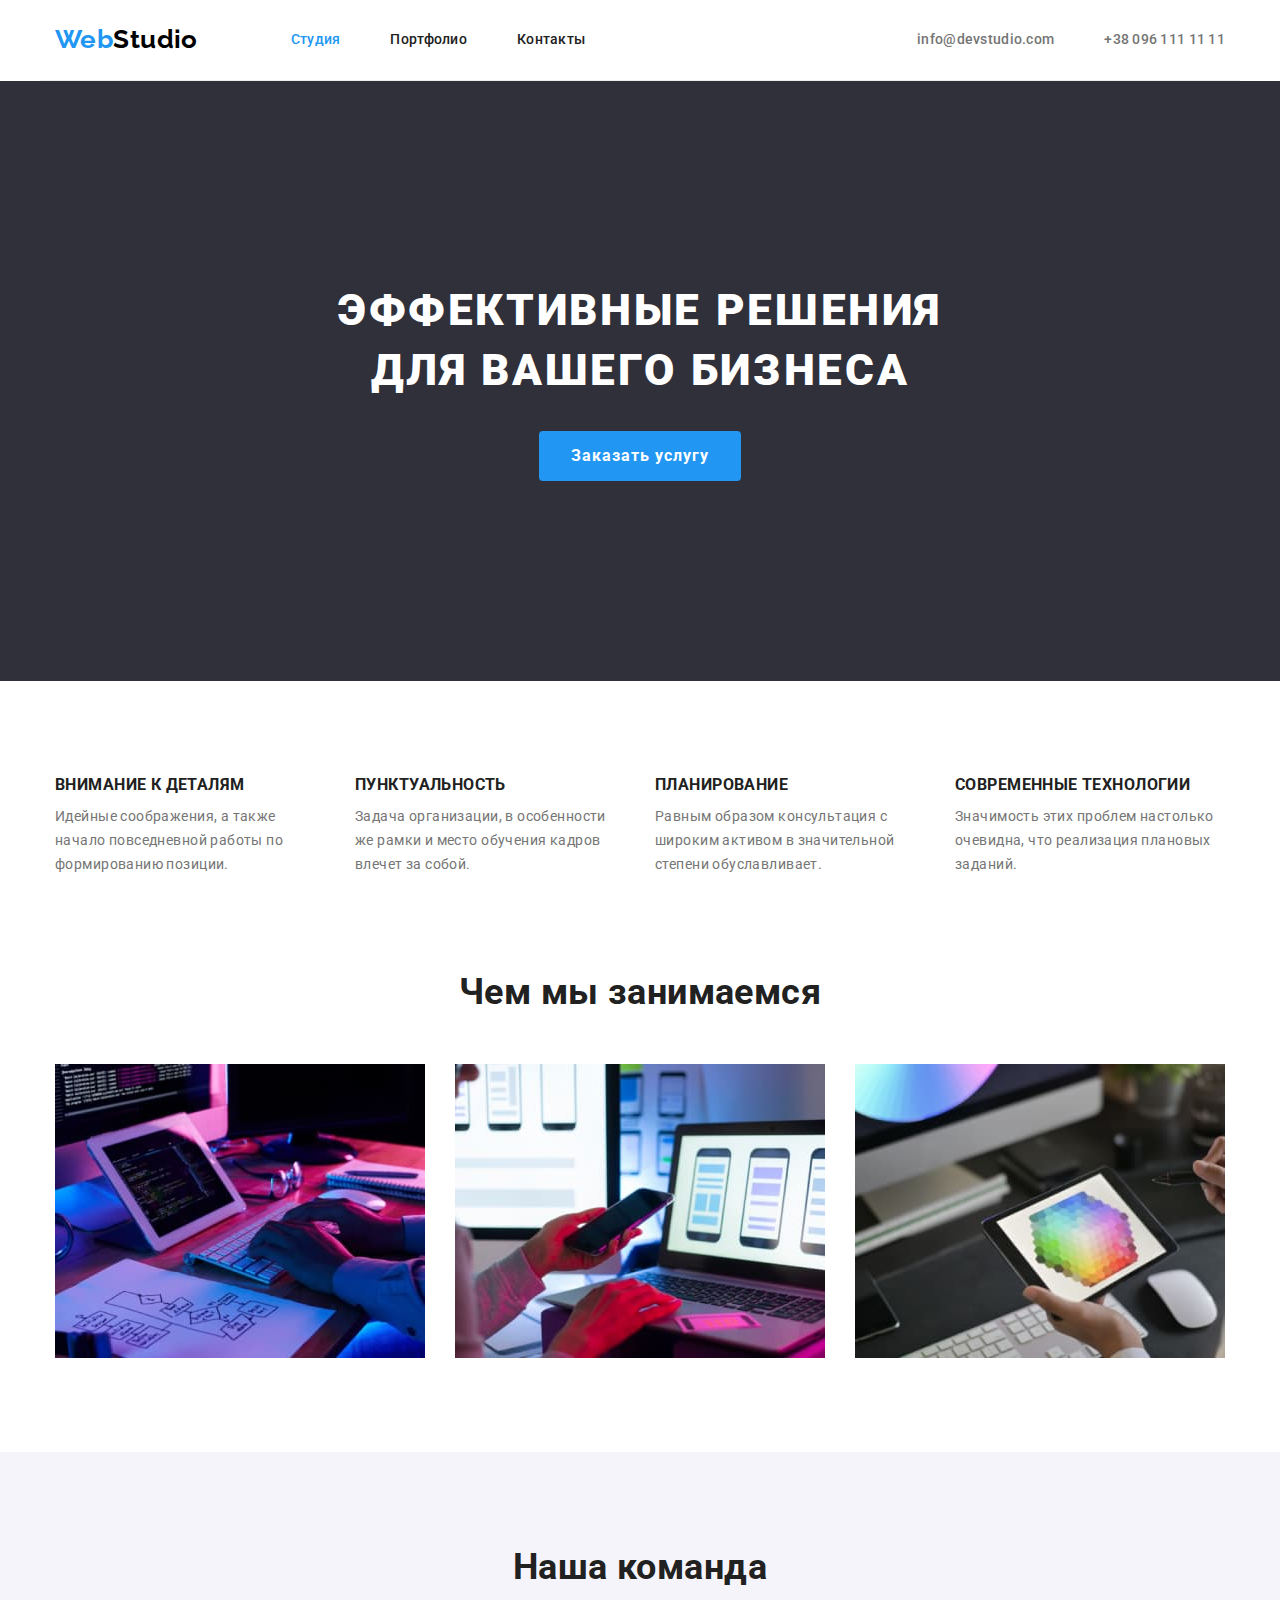
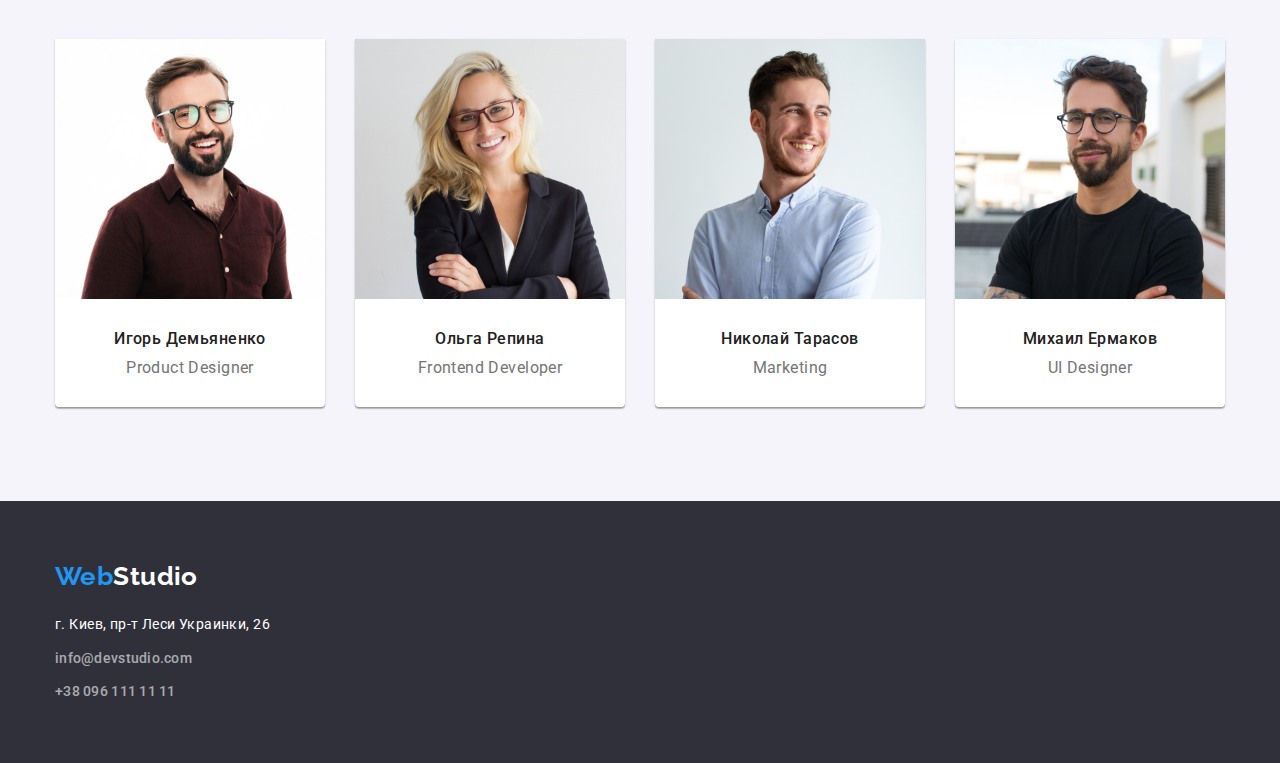
<file: index.html>
<!DOCTYPE html>
<html lang="ru">
  <head>
    <meta charset="UTF-8" />
    <meta http-equiv="X-UA-Compatible" content="IE=edge" />
    <meta name="viewport" content="width=device-width, initial-scale=1.0" />
    <title>Студия</title>
    <link rel="preconnect" href="https://fonts.googleapis.com" />
    <link rel="preconnect" href="https://fonts.gstatic.com" crossorigin />
    <link
      rel="stylesheet"
      href="https://fonts.googleapis.com/css2?family=Raleway:wght@700&family=Roboto:wght@400;500;700;900&display=swap"
    />
    <link
      rel="stylesheet"
      href="https://cdnjs.cloudflare.com/ajax/libs/modern-normalize/1.0.0/modern-normalize.min.css"
    />
    <link rel="stylesheet" href="./css/styles.css" />
  </head>

  <body>
    <!-- Шапка сайта -->
    <header>
      <div class="container">
        <nav class="site-nav">
          <a class="logo" href="./index.html"><span>Web</span>Studio</a>
          <ul class="list menu">
            <li><a class="link current" href="./index.html">Студия</a></li>
            <li><a class="link" href="./portfolio.html">Портфолио</a></li>
            <li><a class="link" href="">Контакты</a></li>
          </ul>
        </nav>
        <ul class="list contacts-header">
          <li>
            <a class="link" href="mailto:info@devstudio.com">info@devstudio.com</a>
          </li>
          <li>
            <a class="link" href="tel:+380961111111">+38 096 111 11 11</a>
          </li>
        </ul>
      </div>
    </header>

    <!-- Уникальный контент страницы-->
    <main>
      <!-- Герой сайта -->
      <section class="section hero">
        <div class="container">
          <h1 class="hero-title">Эффективные решения для вашего бизнеса</h1>
          <button type="button">Заказать услугу</button>
        </div>
      </section>

      <!-- Преимущества -->
      <section class="section">
        <div class="container">
          <ul class="list feature">
            <li class="feature-card">
              <h3 class="feature-title">Внимание к деталям</h3>
              <p class="feature-discription">
                Идейные соображения, а также начало повседневной работы по формированию позиции.
              </p>
            </li>
            <li class="feature-card">
              <h3 class="feature-title">Пунктуальность</h3>
              <p class="feature-discription">
                Задача организации, в особенности же рамки и место обучения кадров влечет за собой.
              </p>
            </li>
            <li class="feature-card">
              <h3 class="feature-title">Планирование</h3>
              <p class="feature-discription">
                Равным образом консультация с широким активом в значительной степени обуславливает.
              </p>
            </li>
            <li class="feature-card">
              <h3 class="feature-title">Современные технологии</h3>
              <p class="feature-discription">
                Значимость этих проблем настолько очевидна, что реализация плановых заданий.
              </p>
            </li>
          </ul>
        </div>
      </section>

      <!-- Чем мы занимаемся -->
      <section class="section wedo">
        <div class="container">
          <h2 class="section-title">Чем мы занимаемся</h2>
          <ul class="list">
            <li>
              <img
                class="img-wedo"
                src="./images/coding.jpg"
                width="370"
                height="294"
                alt="Написание кода"
              />
            </li>
            <li>
              <img
                class="img-wedo"
                src="./images/uidesign.jpg"
                width="370"
                height="294"
                alt="Разработка пользовательских интерфейсов"
              />
            </li>
            <li>
              <img
                class="img-wedo"
                src="./images/photodesign.jpg"
                width="370"
                height="294"
                alt="Дизайн"
              />
            </li>
          </ul>
        </div>
      </section>

      <!-- Наша команда -->
      <section class="section team">
        <div class="container">
          <h2 class="section-title">Наша команда</h2>
          <ul class="list team">
            <li class="card-team">
              <img
                src="./images/team_dem.jpg"
                class="team-photo"
                width="270"
                height="260"
                alt="фото сотрудника"
              />
              <h3 class="team-title">Игорь Демьяненко</h3>
              <p class="team-discription">Product Designer</p>
            </li>
            <li class="card-team">
              <img
                src="./images/team_rep.jpg"
                class="team-photo"
                width="270"
                height="260"
                alt="фото сотрудника"
              />
              <h3 class="team-title">Ольга Репина</h3>
              <p class="team-discription">Frontend Developer</p>
            </li>
            <li class="card-team">
              <img
                src="./images/team_tar.jpg"
                class="team-photo"
                width="270"
                height="260"
                alt="фото сотрудника"
              />
              <h3 class="team-title">Николай Тарасов</h3>
              <p class="team-discription">Marketing</p>
            </li>
            <li class="card-team">
              <img
                src="./images/team_erm.jpg"
                class="team-photo"
                width="270"
                height="260"
                alt="фото сотрудника"
              />
              <h3 class="team-title">Михаил Ермаков</h3>
              <p class="team-discription">UI Designer</p>
            </li>
          </ul>
        </div>
      </section>

      <!-- Постоянные клиенты -->
      <!-- <section>
        <div class="container">
          <h2 class="section-title">Постоянные клиенты</h2>
          <ul class="list">
            <li>
              <a href="">
                <img src="./images/Client1.svg" alt="" />
              </a>
            </li>
            <li>
              <a href="">
                <img src="./images/Client2.svg" alt="" />
              </a>
            </li>
            <li>
              <a href="">
                <img src="./images/Client3.svg" alt="" />
              </a>
            </li>
            <li>
              <a href="">
                <img src="./images/Client4.svg" alt="" />
              </a>
            </li>
            <li>
              <a href="">
                <img src="./images/Client5.svg" alt="" />
              </a>
            </li>
            <li>
              <a href="">
                <img src="./images/Client6.svg" alt="" />
              </a>
            </li>
          </ul>
        </div>
      </section> -->
    </main>

    <!-- Футер -->
    <footer>
      <div class="container">
        <a class="logo" href="./index.html"><span>Web</span>Studio</a>
        <address>г. Киев, пр-т Леси Украинки, 26</address>
        <ul class="list contacts-footer">
          <li><a class="link" href="mailto:info@devstudio.com">info@devstudio.com</a></li>
          <li><a class="link" href="tel:+380961111111">+38 096 111 11 11</a></li>
        </ul>
      </div>
    </footer>
  </body>
</html>
</file>
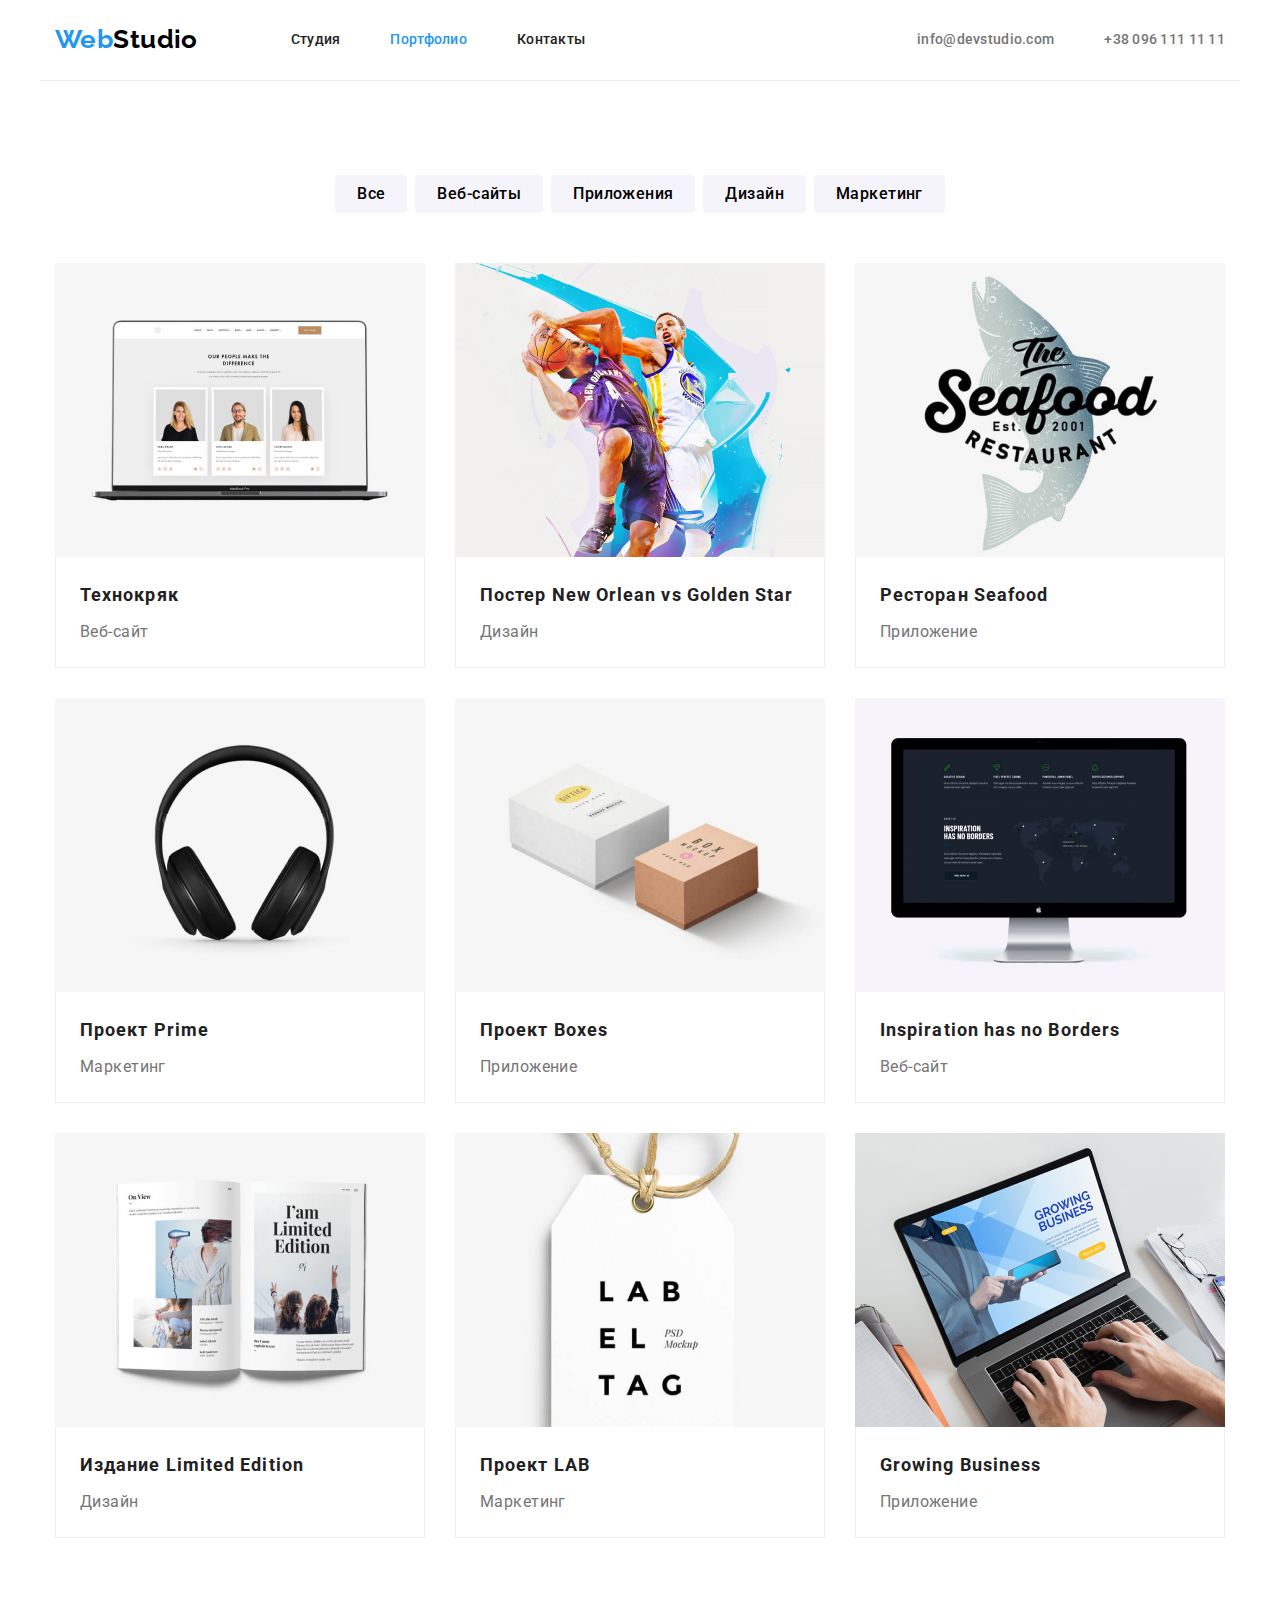
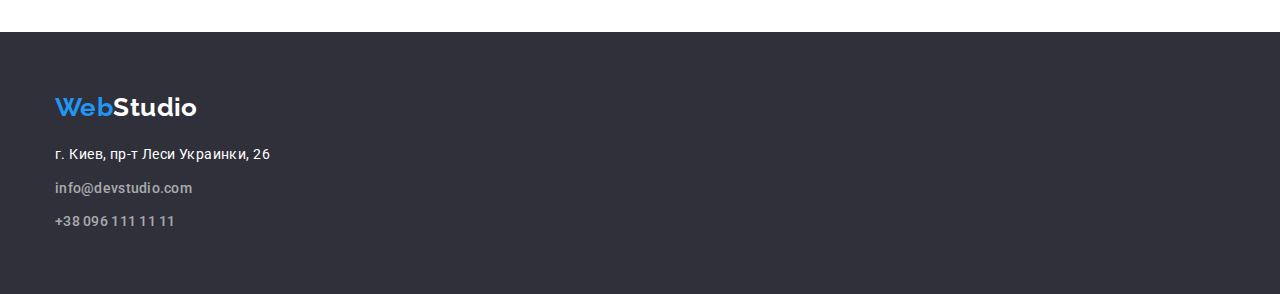
<file: portfolio.html>
<!DOCTYPE html>
<html lang="en">
  <head>
    <meta charset="UTF-8" />
    <meta http-equiv="X-UA-Compatible" content="IE=edge" />
    <meta name="viewport" content="width=device-width, initial-scale=1.0" />
    <title>Студия</title>
    <link rel="preconnect" href="https://fonts.googleapis.com" />
    <link rel="preconnect" href="https://fonts.gstatic.com" crossorigin />
    <link
      rel="stylesheet"
      href="https://fonts.googleapis.com/css2?family=Raleway:wght@700&family=Roboto:wght@400;500;700;900&display=swap"
    />
    <link
      rel="stylesheet"
      href="https://cdnjs.cloudflare.com/ajax/libs/modern-normalize/1.0.0/modern-normalize.min.css"
    />
    <link rel="stylesheet" href="./css/styles.css" />
  </head>
  <body>
    <!-- Шапка сайта -->
    <header>
      <div class="container">
        <nav class="site-nav">
          <a class="logo" href="./index.html"><span>Web</span>Studio</a>
          <ul class="list menu">
            <li><a class="link" href="./index.html">Студия</a></li>
            <li><a class="link current" href="./portfolio.html">Портфолио</a></li>
            <li><a class="link" href="">Контакты</a></li>
          </ul>
        </nav>
        <ul class="list contacts-header">
          <li>
            <a class="link" href="mailto:info@devstudio.com">info@devstudio.com</a>
          </li>
          <li>
            <a class="link" href="tel:+380961111111">+38 096 111 11 11</a>
          </li>
        </ul>
      </div>
    </header>

    <!-- Уникальный контент страницы-->
    <main class="portfolio">
      <section class="section">
        <div class="container">
          <ul class="list buttons">
            <li>
              <button type="button">Все</button>
            </li>
            <li>
              <button type="button">Веб-сайты</button>
            </li>
            <li>
              <button type="button">Приложения</button>
            </li>
            <li>
              <button type="button">Дизайн</button>
            </li>
            <li>
              <button type="button">Маркетинг</button>
            </li>
          </ul>
          <ul class="list portfolio-list">
            <li class="portfolio-card">
              <a href="">
                <img src="./images/portf_technokryak.jpg" width="370" alt="Фото веб-сайта" />
                <div class="portfolio-text">
                  <h2 class="portfolio-title">Технокряк</h2>
                  <p class="portfolio-description">Веб-сайт</p>
                </div>
              </a>
            </li>
            <li class="portfolio-card">
              <a href="">
                <img src="./images/portf_poster.jpg" width="370" alt="Фото постера" />
                <div class="portfolio-text">
                  <h2 class="portfolio-title">Постер New Orlean vs Golden Star</h2>
                  <p class="portfolio-description">Дизайн</p>
                </div>
              </a>
            </li>
            <li class="portfolio-card">
              <a href="">
                <img src="./images/portf_seafood.jpg" width="370" alt="Фото приложения" />
                <div class="portfolio-text">
                  <h2 class="portfolio-title">Ресторан Seafood</h2>
                  <p class="portfolio-description">Приложение</p>
                </div>
              </a>
            </li>
            <li class="portfolio-card">
              <a href="">
                <img src="./images/portf_prime.jpg" width="370" alt="Фото маркетинг продукта" />
                <div class="portfolio-text">
                  <h2 class="portfolio-title">Проект Prime</h2>
                  <p class="portfolio-description">Маркетинг</p>
                </div>
              </a>
            </li>
            <li class="portfolio-card">
              <a href="">
                <img src="./images/portf_boxes.jpg" width="370" alt="Фото приложения" />
                <div class="portfolio-text">
                  <h2 class="portfolio-title">Проект Boxes</h2>
                  <p class="portfolio-description">Приложение</p>
                </div>
              </a>
            </li>
            <li class="portfolio-card">
              <a href="">
                <img src="./images/portf_inspiration.jpg" width="370" alt="Фото веб-сайта" />
                <div class="portfolio-text">
                  <h2 class="portfolio-title">Inspiration has no Borders</h2>
                  <p class="portfolio-description">Веб-сайт</p>
                </div>
              </a>
            </li>
            <li class="portfolio-card">
              <a href="">
                <img src="./images/portf_le.jpg" width="370" alt="Фото журнала" />
                <div class="portfolio-text">
                  <h2 class="portfolio-title">Издание Limited Edition</h2>
                  <p class="portfolio-description">Дизайн</p>
                </div>
              </a>
            </li>
            <li class="portfolio-card">
              <a href="">
                <img src="./images/portf_lab.jpg" width="370" alt="Фото маркетинг продукта" />
                <div class="portfolio-text">
                  <h2 class="portfolio-title">Проект LAB</h2>
                  <p class="portfolio-description">Маркетинг</p>
                </div>
              </a>
            </li>
            <li class="portfolio-card">
              <a href="">
                <img src="./images/portf_gb.jpg" width="370" alt="Фото приложения" />
                <div class="portfolio-text">
                  <h2 class="portfolio-title">Growing Business</h2>
                  <p class="portfolio-description">Приложение</p>
                </div>
              </a>
            </li>
          </ul>
        </div>
      </section>
    </main>

    <!-- Футер -->
    <footer>
      <div class="container">
        <a class="logo" href="./index.html"><span>Web</span>Studio</a>
        <address>г. Киев, пр-т Леси Украинки, 26</address>
        <ul class="list contacts-footer">
          <li><a class="link" href="mailto:info@devstudio.com">info@devstudio.com</a></li>
          <li><a class="link" href="tel:+380961111111">+38 096 111 11 11</a></li>
        </ul>
      </div>
    </footer>
  </body>
</html>
</file>
<file: css/styles.css>
:root {
  --color-white: #ffffff;
  --color-black: #000000;
  --color-primary-text: #212121;
  --color-secondary-text: #757575;
  --color-accent: #2196f3;
  --color-contact-footer: rgba(255, 255, 255, 0.6);
}

body {
  background-color: var(--color-white);
  color: var(--color-primary-text);
  font-family: 'Roboto', sans-serif;
  letter-spacing: 0.03em;
  font-size: 14px;
  line-height: 1.2;
}

a {
  text-decoration: none;
  color: inherit;
}

.list {
  list-style: none;
}

h1,
h2,
h3,
h4,
h5,
h6,
p,
ul {
  margin: 0;
  padding-inline-start: 0;
}

img {
  display: block;
}

.container {
  width: 1200px;
  margin: 0 auto;
  padding-left: 15px;
  padding-right: 15px;
}

.section {
  padding-top: 94px;
  padding-bottom: 94px;
}

/* Шапка сайта */

header .container {
  display: flex;
  align-items: center;

  padding-top: 24px;
  padding-bottom: 25px;
  border-bottom: 1px solid #ececec;
}

header .link {
  padding-top: 15px;
  padding-bottom: 15px;
}

.site-nav {
  display: flex;
}

.logo {
  margin-right: 93px;

  color: var(--color-black);
  font-family: 'Raleway', sans-serif;
  font-weight: 700;
  font-size: 26px;
}

.menu,
.contacts-header {
  display: flex;
  align-items: center;

  font-weight: 500;
  letter-spacing: 0.02em;
}

.menu li:not(:last-child),
.contacts-header li:not(:last-child) {
  margin-right: 50px;
}

.contacts-header {
  margin-left: auto;
  color: var(--color-secondary-text);
}

header .link:hover,
header .link:focus,
.current {
  color: var(--color-accent);
}

/* Main Студия*/

.hero {
  background-color: #2f303a;
}

.section.hero {
  padding-top: 200px;
  padding-bottom: 200px;
}

.hero-title {
  margin-left: auto;
  margin-right: auto;
  margin-bottom: 30px;
  width: 696px;

  color: var(--color-white);
  font-weight: 900;
  font-size: 44px;
  line-height: 1.36;
  text-align: center;
  letter-spacing: 0.06em;
  text-transform: uppercase;
}

.hero button {
  display: block;
  margin: 0 auto;
  padding: 10px 32px;
  border-color: var(--color-accent);
  border-radius: 4px;
  border-style: none;
  min-width: 200px;

  color: var(--color-white);
  background-color: var(--color-accent);
  font-family: inherit;
  font-weight: 700;
  font-size: 16px;
  line-height: 1.9;
  text-align: center;
  letter-spacing: 0.06em;
}

.hero button:hover {
  cursor: pointer;
}

.feature {
  display: flex;
  flex-wrap: wrap;
}

.feature-card {
  width: calc((100% - 90px) / 4);
}

.feature-card:not(:last-child) {
  margin-right: 30px;
}

.feature-title {
  margin-bottom: 10px;

  font-weight: 700;
  text-transform: uppercase;
}

.feature-discription {
  color: var(--color-secondary-text);
  line-height: 1.71;
}

.section-title {
  margin-bottom: 50px;

  font-weight: 700;
  font-size: 36px;
  text-align: center;
}

.wedo {
  padding-top: 0px;
}

.wedo .list {
  display: flex;
  flex-wrap: wrap;
}

.wedo .list li:not(:last-child) {
  margin-right: 30px;
}

.team {
  background-color: #f5f4fa;
}

.list.team {
  display: flex;
  flex-wrap: wrap;
}

.card-team:not(:last-child) {
  margin-right: 30px;
}

.card-team {
  width: calc((100% - 90px) / 4);
  box-shadow: 0px 1px 3px rgba(0, 0, 0, 0.12), 0px 1px 1px rgba(0, 0, 0, 0.14),
    0px 2px 1px rgba(0, 0, 0, 0.2);
  border-radius: 0px 0px 4px 4px;
  padding-bottom: 30px;

  background-color: var(--color-white);
}

.team-photo {
  margin-bottom: 30px;
}

.team-title {
  margin-bottom: 10px;

  font-weight: 500;
  font-size: 16px;
  text-align: center;
}

.team-discription {
  color: var(--color-secondary-text);
  font-size: 16px;
  text-align: center;
}

/* Main Портфолио */
.buttons {
  display: flex;
  flex-wrap: wrap;
  justify-content: center;

  margin-bottom: 50px;
}

.buttons li:not(:last-child) {
  margin-right: 8px;
}

.portfolio button {
  padding: 6px 22px;
  border-radius: 4px;
  border-style: none;

  background-color: #f5f4fa;
  font-family: inherit;
  font-weight: 500;
  font-size: 16px;
  line-height: 1.62;
  text-align: center;
  letter-spacing: inherit;
}

.portfolio button:hover,
.portfolio button:focus {
  background-color: var(--color-accent);
  color: var(--color-white);
  cursor: pointer;
}

.portfolio-list {
  display: flex;
  flex-wrap: wrap;
}

.portfolio-card {
  width: calc((100% - 60px) / 3);

  margin-bottom: 30px;
}

.portfolio-card:not(:nth-child(3n)) {
  margin-right: 30px;
}

.portfolio-card:nth-last-child(-n + 3) {
  margin-bottom: 0px;
}

.portfolio-text {
  padding: 20px 24px;

  border-right: 1px solid #eeeeee;
  border-bottom: 1px solid #eeeeee;
  border-left: 1px solid #eeeeee;
}

.portfolio-title {
  margin-bottom: 4px;

  font-weight: 700;
  font-size: 18px;
  line-height: 2;
  letter-spacing: 0.06em;
}

.portfolio-description {
  color: var(--color-secondary-text);
  font-size: 16px;
  line-height: 1.87;
}

/* Подвал */

footer {
  padding-top: 60px;
  padding-bottom: 60px;
  background-color: #2f303a;
}

footer .logo {
  display: inline-block;
  margin-bottom: 20px;

  color: var(--color-white);
}

.logo span {
  color: var(--color-accent);
}

footer address {
  margin-bottom: 10px;

  font-style: normal;
  color: var(--color-white);
  line-height: 1.71;
}

.contacts-footer {
  color: var(--color-contact-footer);
  line-height: 1.71;
  font-weight: 500;
  letter-spacing: 0.02em;
}

.contacts-footer li:not(:last-child) {
  margin-bottom: 9px;
}

footer .link:hover,
footer .link:focus {
  color: var(--color-accent);
}
</file>
